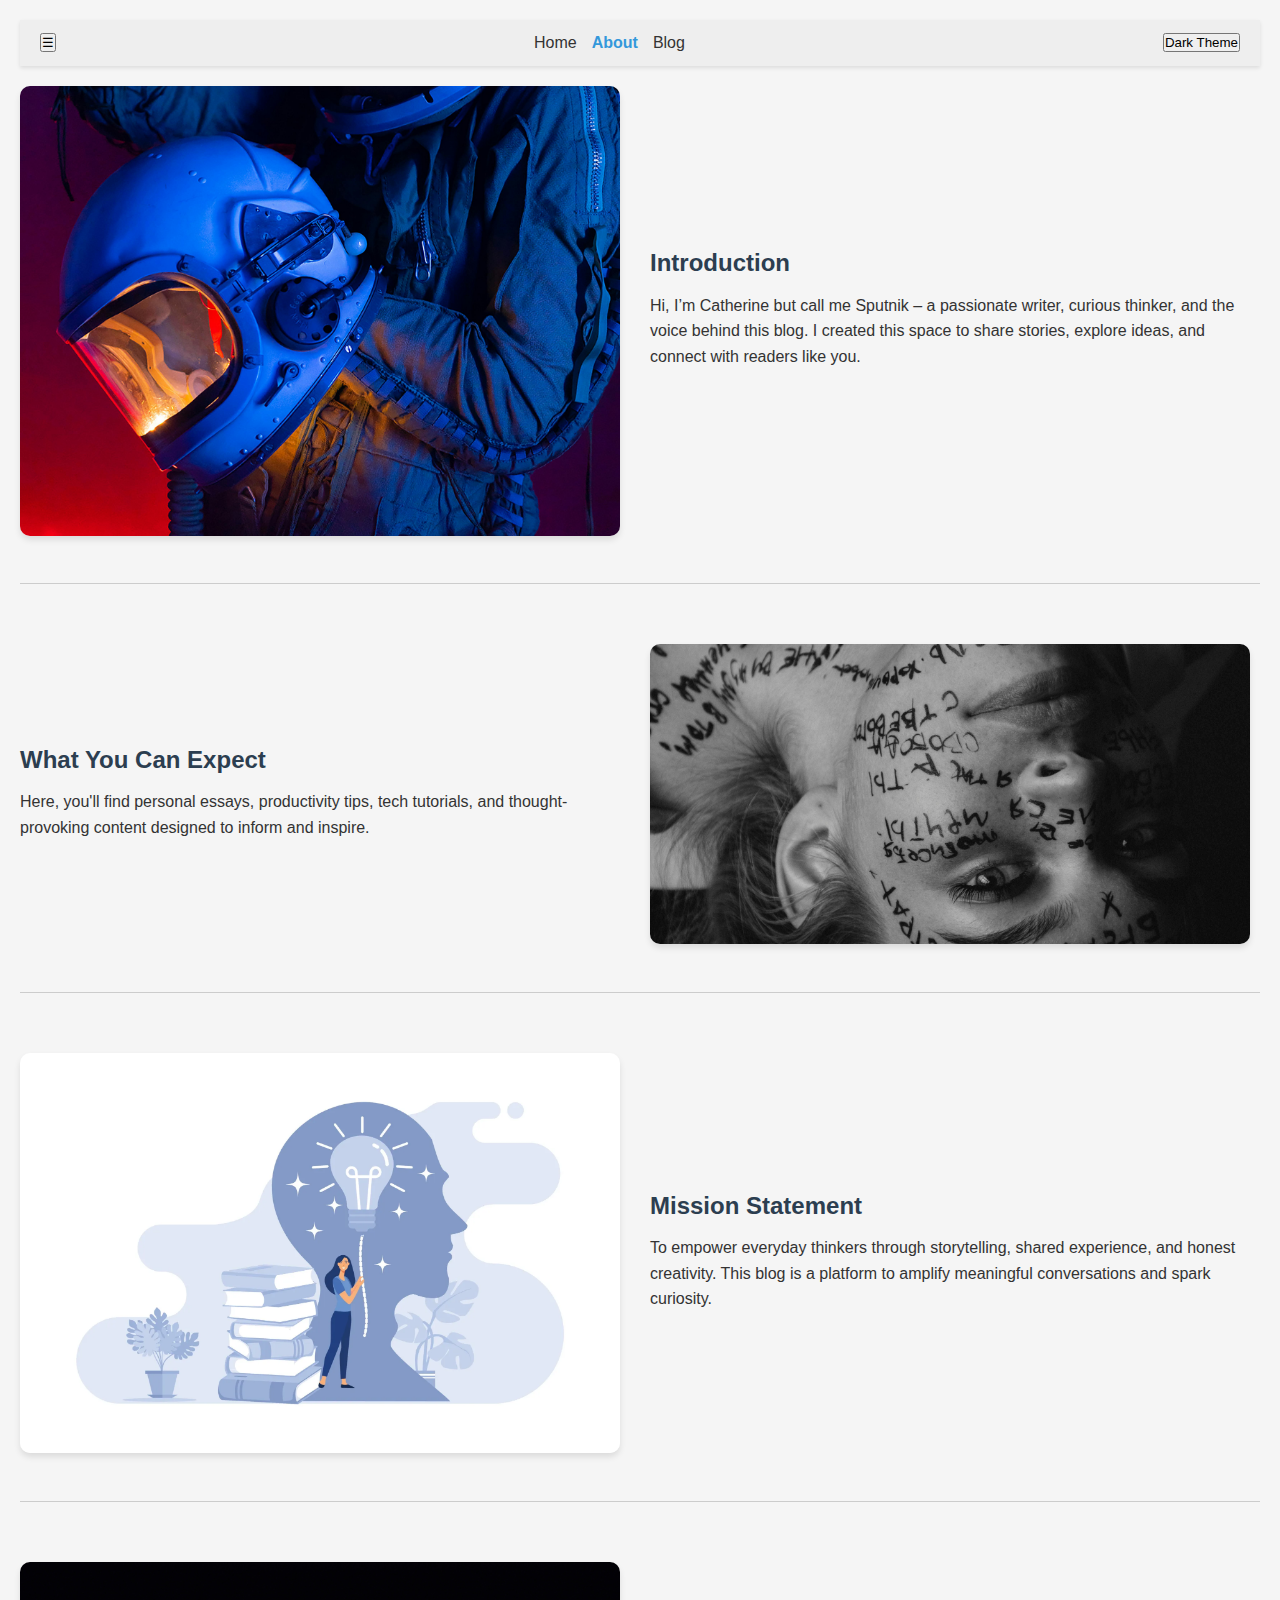
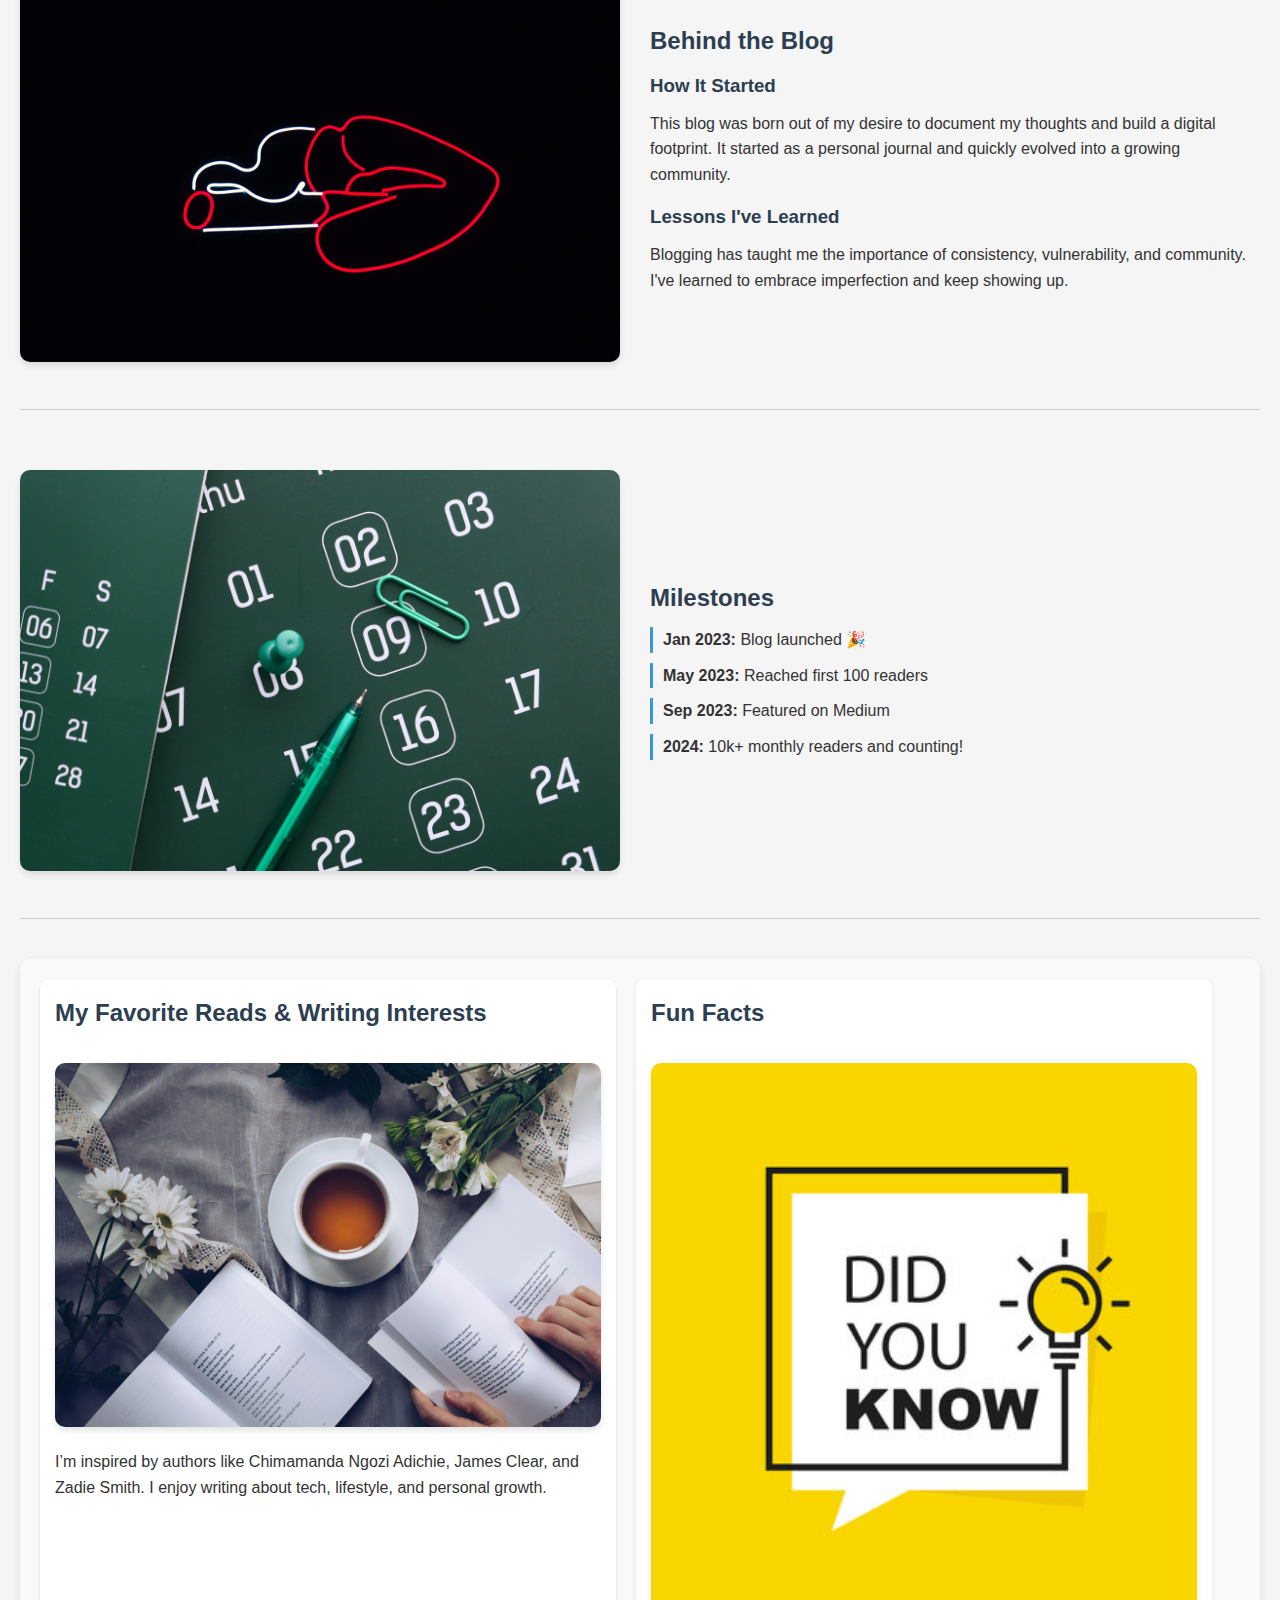
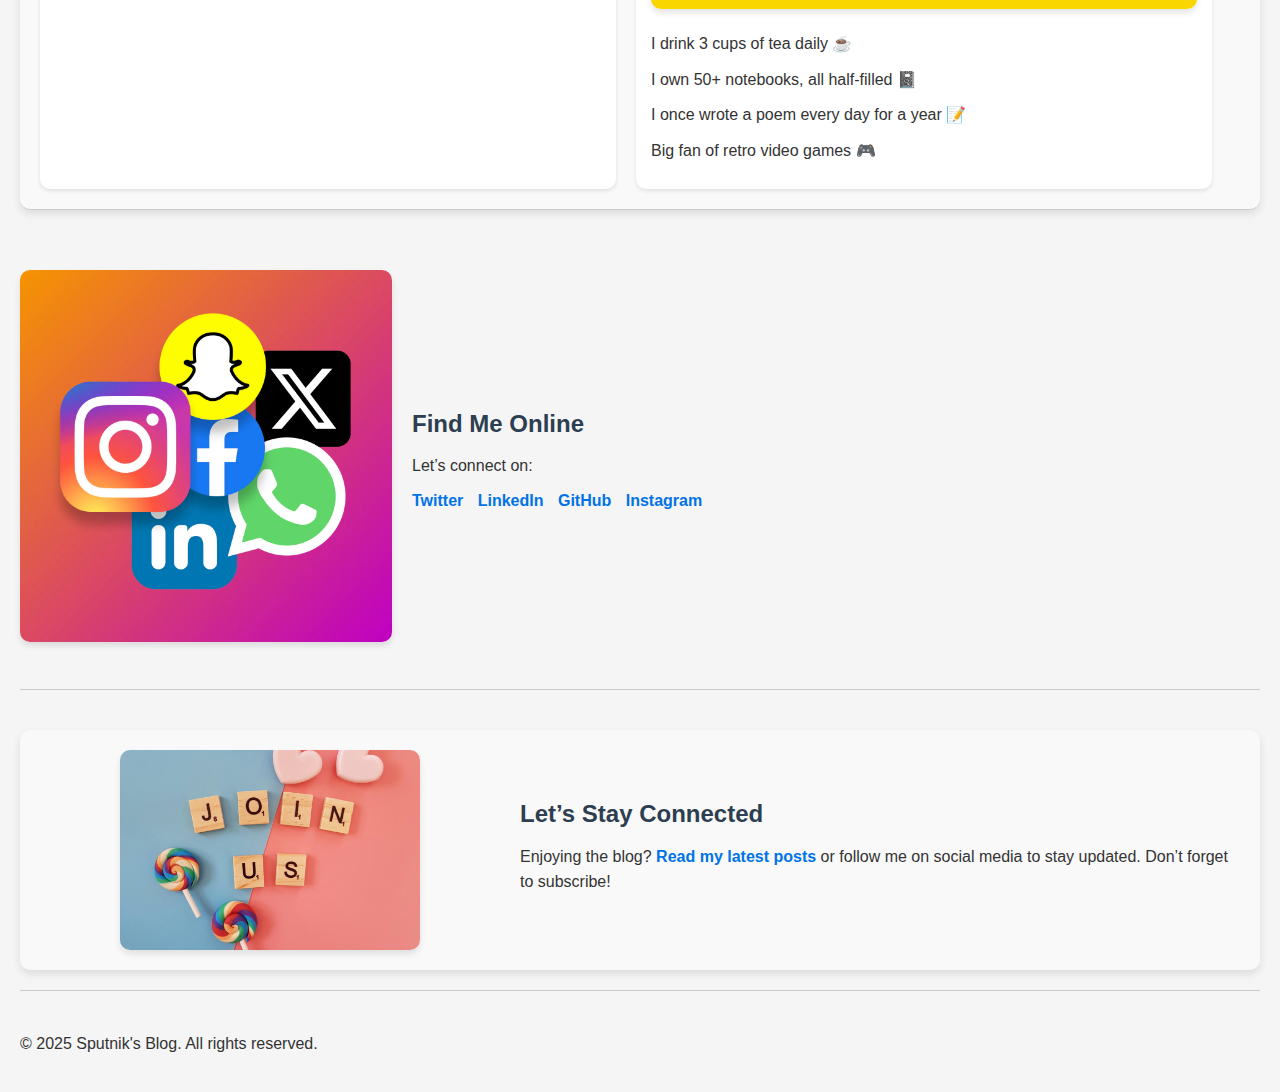
<file: about.html>
<!DOCTYPE html>
<html lang="en">
<head>
  <meta charset="UTF-8" />
  <meta name="viewport" content="width=device-width, initial-scale=1.0" />
  <title>About the Author</title>
  <link rel="stylesheet" href="style.css" />
</head>
<body>
  <header>
    <nav>
      <button id="nav-toggle">☰</button>
      <ul class="nav-links">
        <li><a href="index.html">Home</a></li>
        <li><a href="about.html" class="active">About</a></li>
        <li><a href="blog.html">Blog</a></li>
      </ul>
      <button id="themeBtn">Dark Theme</button>
    </nav>
  </header>

  <!-- Introduction -->
  <section class="intro animate-fadein">
    <div class="intro-container">
      <div class="intro-image">
        <img src="intro.jpg" alt="Introduction Image" class="section-image" />
      </div>
      <div class="intro-content">
        <h2>Introduction</h2>
        <p>Hi, I’m Catherine but call me Sputnik – a passionate writer, curious thinker, and the voice behind this blog. I created this space to share stories, explore ideas, and connect with readers like you.</p>
      </div>
    </div>
  </section>
  
  <!-- What Readers Can Expect -->
  <section class="expectations animate-slidein">
    <div class="expectations-container">
      <div class="expectations-content">
        <h2>What You Can Expect</h2>
        <p>Here, you'll find personal essays, productivity tips, tech tutorials, and thought-provoking content designed to inform and inspire.</p>
      </div>
      <div class="expectations-image">
        <img src="expectation.jpg" alt="Expectations Image" class="section-image" />
      </div>
    </div>
  </section>
  
  <!-- Mission Statement -->
  <section class="mission animate-slidein">
    <div class="mission-container">
      <div class="mission-image">
        <img src="mission.webp" alt="Mission Image" class="section-image" />
      </div>
      <div class="mission-content">
        <h2>Mission Statement</h2>
        <p>To empower everyday thinkers through storytelling, shared experience, and honest creativity. This blog is a platform to amplify meaningful conversations and spark curiosity.</p>
      </div>
    </div>
  </section>
  
  <!-- Behind the Blog -->
  <section class="behind-the-blog animate-fadein">
    <div class="behind-container">
      <div class="behind-image">
        <img src="behind.jpg" alt="Behind the Blog Image" class="section-image" />
      </div>
      <div class="behind-content">
        <h2>Behind the Blog</h2>
        <h3>How It Started</h3>
        <p>This blog was born out of my desire to document my thoughts and build a digital footprint. It started as a personal journal and quickly evolved into a growing community.</p>
        <h3>Lessons I've Learned</h3>
        <p>Blogging has taught me the importance of consistency, vulnerability, and community. I've learned to embrace imperfection and keep showing up.</p>
      </div>
    </div>
  </section>
  
  <!-- Timeline or Milestones -->
  <section class="timeline animate-popin">
    <div class="timeline-container">
      <div class="timeline-image">
        <img src="timeline.jpg" alt="Timeline Image" class="section-image" />
      </div>
      <div class="timeline-content">
        <h2>Milestones</h2>
        <ul class="timeline-list">
          <li><strong>Jan 2023:</strong> Blog launched 🎉</li>
          <li><strong>May 2023:</strong> Reached first 100 readers</li>
          <li><strong>Sep 2023:</strong> Featured on Medium</li>
          <li><strong>2024:</strong> 10k+ monthly readers and counting!</li>
        </ul>
      </div>
    </div>
  </section>

  <section class="books-and-facts animate-slidein">
    <!-- Favorite Books or Writing Interests -->
    <div class="books-container">
      <h2>My Favorite Reads & Writing Interests</h2>
      <img src="books.jpg" alt="Books Image" class="section-image" />
      <p>I’m inspired by authors like Chimamanda Ngozi Adichie, James Clear, and Zadie Smith. I enjoy writing about tech, lifestyle, and personal growth.</p>
    </div>
    <!-- Fun Facts -->
    <div class="fun-facts-container">
      <h2>Fun Facts</h2>
      <img src="fun-fact.jpg" alt="Fun Facts Image" class="section-image" />
      <ul class="fun-facts-list">
        <li>I drink 3 cups of tea daily ☕</li>
        <li>I own 50+ notebooks, all half-filled 📓</li>
        <li>I once wrote a poem every day for a year 📝</li>
        <li>Big fan of retro video games 🎮</li>
      </ul>
    </div>
  </section>
  
  <!-- Social Media Links -->
  <section class="social-links animate-fadein">
    <div class="social-links-container">
      <div class="social-links-image">
        <img src="socials.webp" alt="Social Links Image" class="section-image" />
      </div>
      <div class="social-links-content">
        <h2>Find Me Online</h2>
        <p>Let’s connect on:</p>
        <div class="social-links">
          <a href="https://twitter.com/" target="_blank">Twitter</a>
          <a href="https://www.linkedin.com/" target="_blank">LinkedIn</a>
          <a href="https://github.com/" target="_blank">GitHub</a>
          <a href="https://www.instagram.com/" target="_blank">Instagram</a>
        </div>
      </div>
    </div>
  </section>
  
  <!-- Call to Action -->
  <section class="cta animate-slidein">
    <div class="cta-container">
      <div class="cta-image">
        <img src="cta.jpg" alt="Call to Action Image" class="section-image" />
      </div>
      <div class="cta-content">
        <h2>Let’s Stay Connected</h2>
        <p>Enjoying the blog? <strong><a href="blog.html">Read my latest posts</a></strong> or follow me on social media to stay updated. Don’t forget to subscribe!</p>
      </div>
    </div>
  </section>
  </main>

  <footer class="footer">
    <p>&copy; 2025 Sputnik's Blog. All rights reserved.</p>
  </footer>

  <button id="scrollTop">↑</button>
  <script src="script.js"></script>
</body>
</html>
</file>
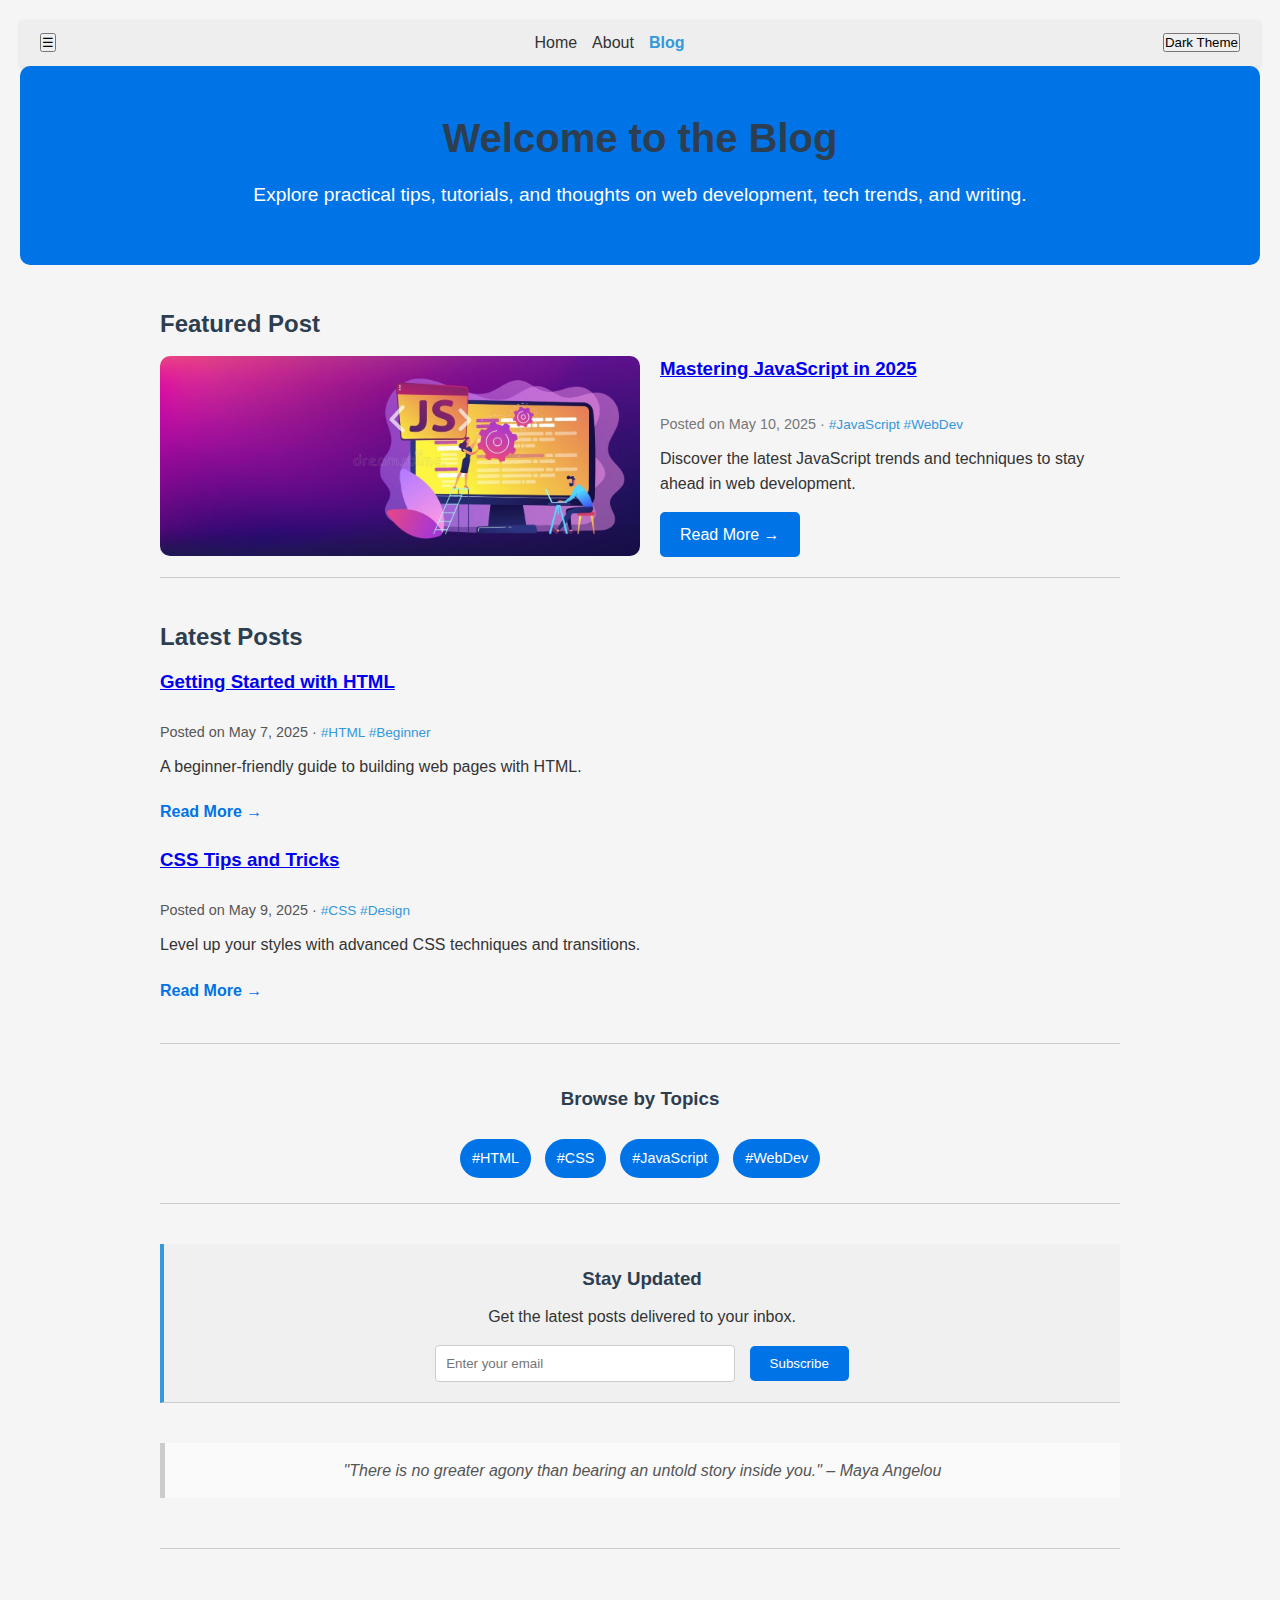
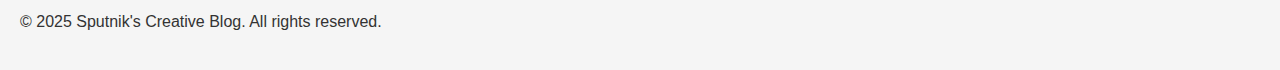
<file: blog.html>
<!DOCTYPE html>
<html lang="en">
<head>
  <meta charset="UTF-8" />
  <meta name="viewport" content="width=device-width, initial-scale=1.0" />
  <title>Blog Posts - My Blog</title>
  <link rel="stylesheet" href="style.css" />
</head>
<body>
  <header>
    <nav>
      <button id="nav-toggle">☰</button>
      <ul class="nav-links">
        <li><a href="index.html">Home</a></li>
        <li><a href="about.html">About</a></li>
        <li><a href="blog.html" class="active">Blog</a></li>
      </ul>
      <button id="themeBtn">Dark Theme</button>
    </nav>
    <div class="hero-banner">
      <h1>Welcome to the Blog</h1>
      <p>Explore practical tips, tutorials, and thoughts on web development, tech trends, and writing.</p>
    </div>
  </header>

  <main class="container">
    <!-- Featured Post Section -->
    <section class="featured-post animate-slidein">
      <h2>Featured Post</h2>
      <div class="featured-post-container">
        <img src="javascript.jpg" alt="Featured Post Image" class="featured-image" />
        <div class="featured-content">
          <h3><a href="post.html">Mastering JavaScript in 2025</a></h3>
          <p class="meta">Posted on May 10, 2025 · <span class="tags">#JavaScript #WebDev</span></p>
          <p>Discover the latest JavaScript trends and techniques to stay ahead in web development.</p>
          <a href="post.html" class="btn">Read More →</a>
        </div>
      </div>
    </section>

    <!-- Blog Posts Section -->
    <section class="blog-posts">
      <h2>Latest Posts</h2>
      <div class="post animate-popin">
        <h3><a href="post.html">Getting Started with HTML</a></h3>
        <p class="meta">Posted on May 7, 2025 · <span class="tags">#HTML #Beginner</span></p>
        <p>A beginner-friendly guide to building web pages with HTML.</p>
        <a href="post.html" class="read-more">Read More →</a>
      </div>

      <div class="post animate-popin">
        <h3><a href="post.html">CSS Tips and Tricks</a></h3>
        <p class="meta">Posted on May 9, 2025 · <span class="tags">#CSS #Design</span></p>
        <p>Level up your styles with advanced CSS techniques and transitions.</p>
        <a href="post.html" class="read-more">Read More →</a>
      </div>
    </section>

    <!-- Tags Section -->
    <section class="tags-section">
      <h3>Browse by Topics</h3>
      <div class="tags">
        <a href="#">#HTML</a>
        <a href="#">#CSS</a>
        <a href="#">#JavaScript</a>
        <a href="#">#WebDev</a>
      </div>
    </section>

    <!-- Subscribe Section -->
    <section class="subscribe">
      <h3>Stay Updated</h3>
      <p>Get the latest posts delivered to your inbox.</p>
      <form>
        <input type="email" placeholder="Enter your email" required />
        <button type="submit">Subscribe</button>
      </form>
    </section>

    <!-- Author Spotlight Section -->
    <section class="author-spotlight">
      <blockquote>"There is no greater agony than bearing an untold story inside you." – Maya Angelou</blockquote>
    </section>
  </main>

  <footer class="footer">
    <p>&copy; 2025 Sputnik's Creative Blog. All rights reserved.</p>
  </footer>

  <button id="scrollTop">↑</button>
  <script src="script.js"></script>
  
</body>
</html>
</file>
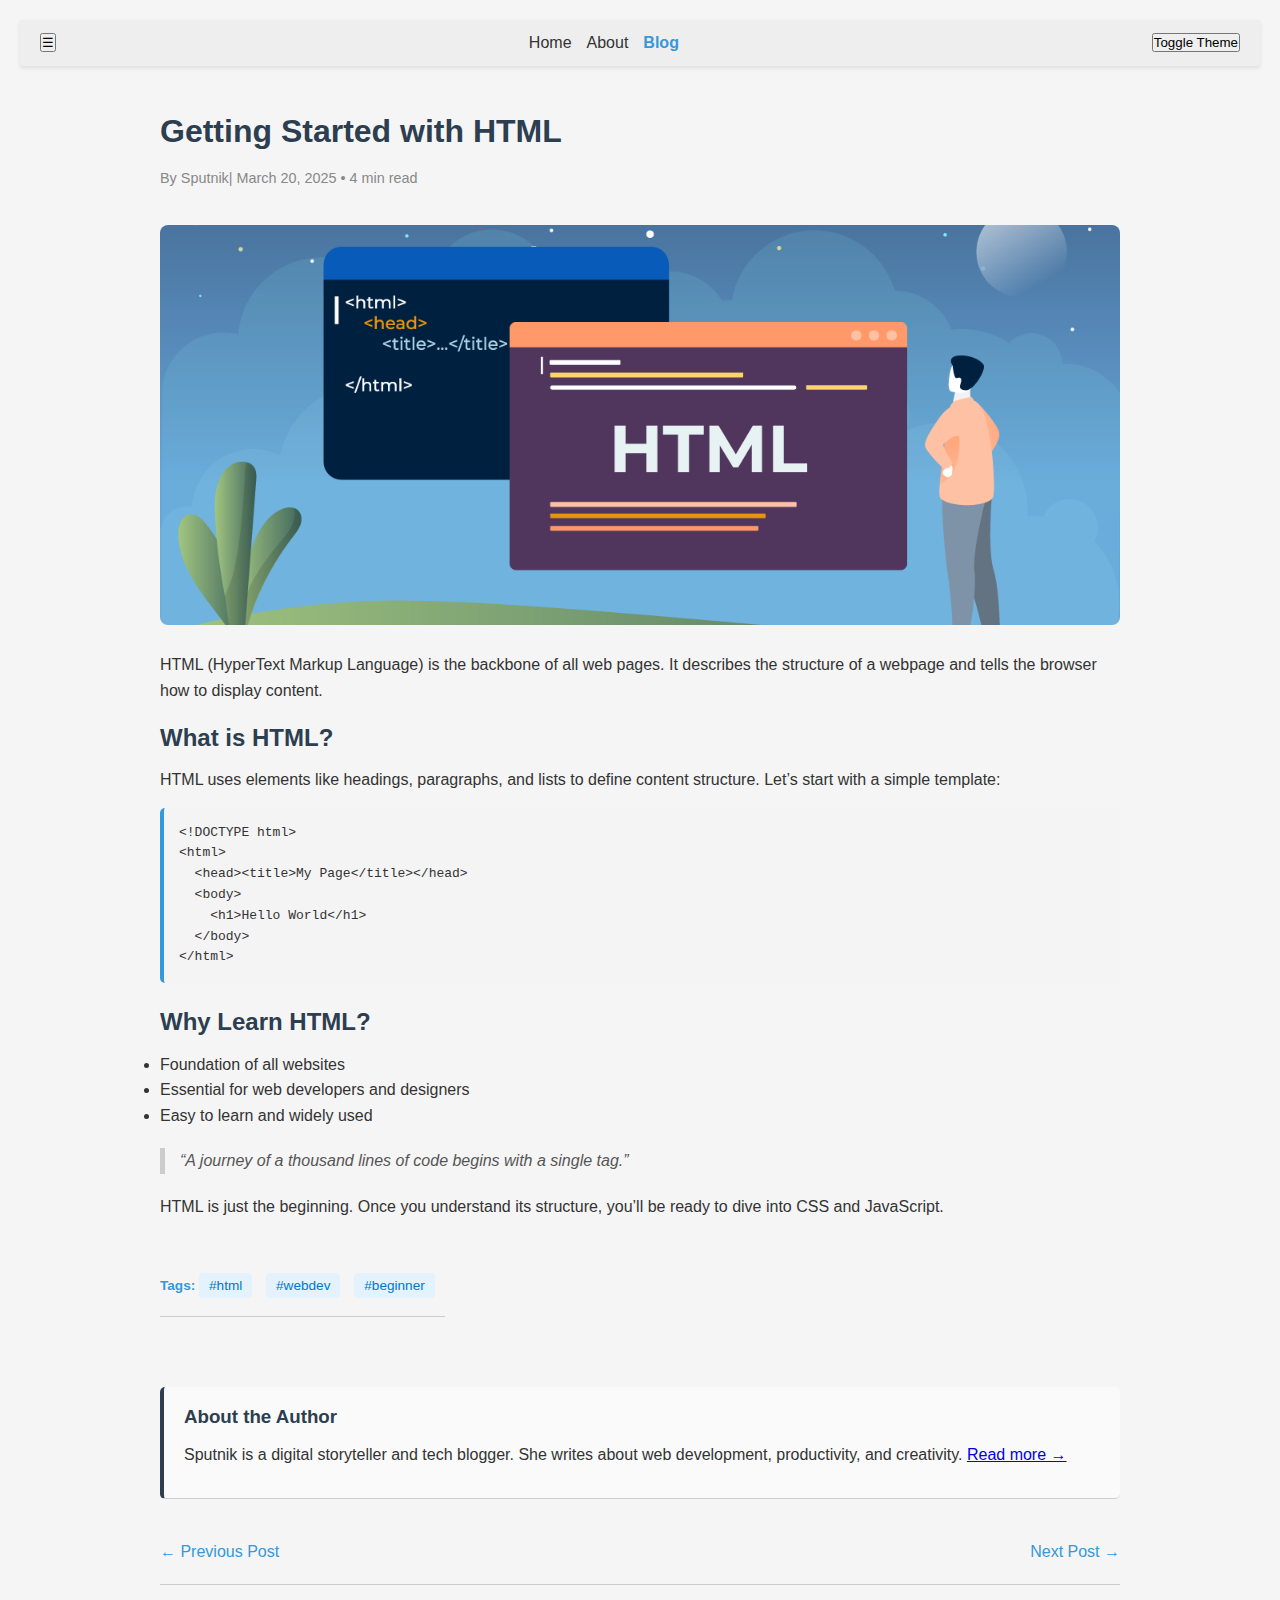
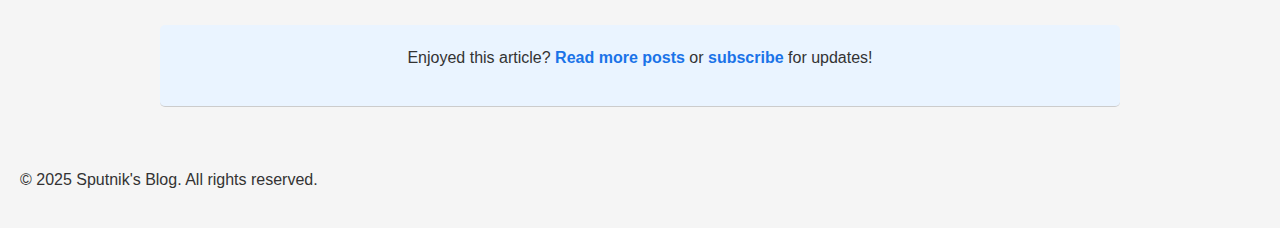
<file: post.html>
<!DOCTYPE html>
<html lang="en">
<head>
  <meta charset="UTF-8" />
  <meta name="viewport" content="width=device-width, initial-scale=1.0" />
  <title>Getting Started with HTML</title>
  <link rel="stylesheet" href="style.css" />
</head>
<body>
  <header>
    <nav>
      <button id="nav-toggle">☰</button>
      <ul class="nav-links">
        <li><a href="index.html">Home</a></li>
        <li><a href="about.html">About</a></li>
        <li><a href="blog.html" class="active">Blog</a></li>
      </ul>
      <button id="themeBtn">Toggle Theme</button>
    </nav>
  </header>

  <main class="container">
    <article class="blog-post">
      <h1>Getting Started with HTML</h1>
      <p class="meta">By Sputnik| March 20, 2025 • 4 min read</p>

      <img src="html.jpg" alt="HTML Basics" class="feature-img" />

      <p>HTML (HyperText Markup Language) is the backbone of all web pages. It describes the structure of a webpage and tells the browser how to display content.</p>

      <h2>What is HTML?</h2>
      <p>HTML uses elements like headings, paragraphs, and lists to define content structure. Let’s start with a simple template:</p>

      <pre><code>&lt;!DOCTYPE html&gt;
&lt;html&gt;
  &lt;head&gt;&lt;title&gt;My Page&lt;/title&gt;&lt;/head&gt;
  &lt;body&gt;
    &lt;h1&gt;Hello World&lt;/h1&gt;
  &lt;/body&gt;
&lt;/html&gt;</code></pre>

      <h2>Why Learn HTML?</h2>
      <ul>
        <li>Foundation of all websites</li>
        <li>Essential for web developers and designers</li>
        <li>Easy to learn and widely used</li>
      </ul>

      <blockquote>“A journey of a thousand lines of code begins with a single tag.”</blockquote>

      <p>HTML is just the beginning. Once you understand its structure, you’ll be ready to dive into CSS and JavaScript.</p>
    </article>

    <section class="tags">
      <strong>Tags:</strong>
      <a href="#">#html</a> <a href="#">#webdev</a> <a href="#">#beginner</a>
    </section>

    <section class="author-bio">
      <h3>About the Author</h3>
      <p>Sputnik is a digital storyteller and tech blogger. She writes about web development, productivity, and creativity. <a href="about.html">Read more →</a></p>
    </section>

    <section class="post-nav">
      <a href="#">← Previous Post</a>
      <a href="#">Next Post →</a>
    </section>

    <section class="call-to-action">
      <p>Enjoyed this article? <a href="blog.html">Read more posts</a> or <a href="#">subscribe</a> for updates!</p>
    </section>
  </main>

  <footer class="footer">
    <p>&copy; 2025 Sputnik's Blog. All rights reserved.</p>
  </footer>

  <button id="scrollTop">↑</button>
  <script src="script.js"></script>
</body>
</html>
</file>
<file: style.css>
/* Reset and global styles */
* {
    margin: 0;
    padding: 0;
    box-sizing: border-box;
  }
  
  body {
    font-family: 'Segoe UI', Tahoma, Geneva, Verdana, sans-serif;
    line-height: 1.6;
    background-color: #f5f5f5;
    color: #333;
    padding: 20px;
    transition: background-color 0.3s, color 0.3s;
  }
  
  /* Dark theme */
  body.dark-theme {
    background-color: #034a52;
    color: #e0e0e0;
  }
  
  body.dark-theme .footer,
  body.dark-theme nav,
  body.dark-theme header {
    background-color: #1e1e1e;
  }
  
body.dark-theme a {
  color: #4dabf7; /* Light blue for links */
}

body.dark-theme a:hover {
  color: #4b4bc1; /* Brighter blue on hover */
}
  .container {
    max-width: 1000px;
    margin: auto;
    padding: 20px;
  }
  
  h1, h2, h3 {
    margin-bottom: 10px;
    color: #2c3e50;
  }
  
  p {
    margin-bottom: 15px;
  }
  
  /* Section Spacing */
  section {
    margin-bottom: 40px;
    padding-bottom: 20px;
    border-bottom: 1px solid #ccc;
  }
  
  /* Timeline */
  .timeline {
    list-style: none;
    padding-left: 0;
  }
  
  .timeline li {
    margin-bottom: 10px;
    padding-left: 10px;
    border-left: 3px solid #3498db;
  }
  
  /* Fun Facts */
  ul.fun-facts {
    list-style: square;
    padding-left: 20px;
  }
  
  /* Quote Block */
  blockquote {
    font-style: italic;
    border-left: 5px solid #ccc;
    padding-left: 15px;
    color: #555;
    margin: 20px 0;
  }
  
/* Navigation Bar */
nav {
    display: flex;
    align-items: center;
    justify-content: space-between;
    background-color: #eee;
    padding: 10px 20px;
    box-shadow: 0 2px 4px rgba(0, 0, 0, 0.1); /* Add subtle shadow for better visibility */
  }
  
  /* Navigation Links */
  .nav-links {
    list-style: none;
    display: flex;
    gap: 15px;
  }
  
  .nav-links a {
    text-decoration: none;
    color: #333;
    font-size: 1rem;
    transition: color 0.3s ease;
  }
  
  .nav-links a:hover {
    color: #0073e6; /* Add hover effect for links */
  }
  
  .nav-links a.active {
    font-weight: bold;
    color: #3498db;
  }
  
  /* Responsive Navigation Menu */
  @media (max-width: 768px) {
    .nav-links {
      display: none; /* Hide navigation links by default */
      flex-direction: column;
      background-color: #f9f9f9;
      position: absolute;
      top: 60px;
      right: 10px;
      padding: 10px;
      border-radius: 5px;
      box-shadow: 0 4px 6px rgba(0, 0, 0, 0.1);
      z-index: 1000; /* Ensure the menu appears above other elements */
    }
  
    .nav-links.active {
      display: flex; /* Show the menu when toggled */
    }
  
    #nav-toggle {
      display: block; /* Show the toggle button */
      cursor: pointer;
      background: none;
      border: none;
      font-size: 1.5rem;
      color: #333;
    }
  
    #nav-toggle:hover {
      color: #0073e6; /* Add hover effect for the toggle button */
    }
  }
  
  /* Scroll to top */
  #scrollTop {
    position: fixed;
    bottom: 30px;
    right: 30px;
    display: none;
    background: #3498db;
    color: white;
    border: none;
    padding: 10px;
    border-radius: 50%;
    cursor: pointer;
  }
  
  /* Animations (simplified) */
  @keyframes fadein {
    from {
      opacity: 0;
    }
    to {
      opacity: 1;
    }
  }
  
  @keyframes slidein {
    from {
      transform: translateY(20px);
      opacity: 0;
    }
    to {
      transform: translateY(0);
      opacity: 1;
    }
  }
  
  @keyframes popin {
    from {
      transform: scale(0.8);
      opacity: 0;
    }
    to {
      transform: scale(1);
      opacity: 1;
    }
  }
  
  @keyframes zoom {
    from {
      transform: scale(1.1);
      opacity: 0;
    }
    to {
      transform: scale(1);
      opacity: 1;
    }
  }
  
  @keyframes bounce {
    0%, 100% {
      transform: translateY(0);
    }
    50% {
      transform: translateY(-10px);
    }
  }
  
  /* Animation Classes */
  .animate-fadein {
    animation: fadein 1s ease-in-out;
  }
  
  .animate-slidein {
    animation: slidein 1s ease-in-out;
  }
  
  .animate-popin {
    animation: popin 0.8s ease-in-out;
  }
  
  .animate-zoom {
    animation: zoom 1s ease-in-out;
  }
  
  .animate-bounce {
    animation: bounce 1.5s infinite;
  }
/* Styling for Quote Cards */
.quote-card {
    background-color: #f9f9f9;
    padding: 20px;
    margin: 10px 0;
    border-radius: 10px;
    box-shadow: 0 4px 6px rgba(0, 0, 0, 0.1);
    text-align: center;
  }
  
  /* Blog Post Page Styles */
.blog-post {
    padding: 20px 0;
  }
  
  .blog-post img.feature-img {
    width: 100%;
    max-height: 400px;
    object-fit: cover;
    margin: 20px 0;
    border-radius: 8px;
  }
  
  .blog-post .meta {
    font-size: 0.9rem;
    color: #888;
    margin-bottom: 15px;
  }
  
  /* Code Blocks */
  pre {
    background-color: #f4f4f4;
    padding: 15px;
    overflow-x: auto;
    border-left: 4px solid #3498db;
    margin-bottom: 20px;
    border-radius: 5px;
  }
  
  code {
    font-family: monospace;
  }
  
  /* Tags Section */
  .tags {
    margin-top: 20px;
  }
  
  .tags a {
    background-color: #e3f2fd;
    color: #0077cc;
    padding: 5px 10px;
    margin-right: 10px;
    text-decoration: none;
    border-radius: 4px;
    font-size: 0.85rem;
  }
  
  .tags a:hover {
    background-color: #d0e7f9;
  }
  
  /* Author Bio */
  .author-bio {
    background-color: #fafafa;
    padding: 15px 20px;
    margin-top: 30px;
    border-left: 4px solid #2c3e50;
    border-radius: 5px;
  }
  
  /* Post Navigation */
  .post-nav {
    display: flex;
    justify-content: space-between;
    margin-top: 40px;
  }
  
  .post-nav a {
    text-decoration: none;
    color: #3498db;
  }
  
  .post-nav a:hover {
    text-decoration: underline;
  }

/* Hero Image Styles */
.hero-img {
  width: 100%;
  max-width: 800px;
  max-height: 400px; /* Restrict the height */
  height: auto;
  margin: 20px auto;
  display: block;
  border-radius: 10px;
  object-fit: cover; /* Ensures the image scales properly within the height */
  box-shadow: 0 4px 8px rgba(0, 0, 0, 0.2);
  transition: transform 0.3s ease, box-shadow 0.3s ease;
}

.hero-img:hover {
  transform: scale(1.05);
  box-shadow: 0 6px 12px rgba(0, 0, 0, 0.3);
}

  /* General styles for section images */
.section-image {
    width: 100%;
    max-width: 600px;
    height: auto;
    margin: 20px 0;
    border-radius: 10px;
    box-shadow: 0 4px 6px rgba(0, 0, 0, 0.1);
  }
  
  /* Call to Action */
  .call-to-action {
    margin-top: 40px;
    padding: 20px;
    background-color: #eaf4ff;
    border-radius: 5px;
    text-align: center;
  }
  
  .call-to-action a {
    font-weight: bold;
    color: #1a73e8;
    text-decoration: none;
  }
  
  .call-to-action a:hover {
    text-decoration: underline;
  }

  /* Blog Meta & Tags */
.meta {
    font-size: 0.9rem;
    color: #777;
    margin-bottom: 10px;
  }
  
  .tags {
    display: inline-block;
    font-size: 0.85rem;
    color: #3498db;
  }
  
  /* Read More Links */
  .read-more {
    display: inline-block;
    color: #2c3e50;
    text-decoration: none;
    font-weight: bold;
    margin-top: 5px;
  }
  
  .read-more:hover {
    text-decoration: underline;
  }
  
  /* Tags Section */
  .tags-section {
    margin-top: 40px;
  }
  
  .tags-section .tags {
    margin-top: 10px;
  }
  
  .tags-section .tags a {
    display: inline-block;
    margin: 5px;
    padding: 6px 12px;
    background-color: #eee;
    border-radius: 20px;
    text-decoration: none;
    color: #2c3e50;
    font-size: 0.85rem;
  }
  
  .tags-section .tags a:hover {
    background-color: #dcdcdc;
  }
  
  /* Subscribe Section */
  .subscribe {
    margin-top: 40px;
    background-color: #f0f0f0;
    padding: 20px;
    border-left: 4px solid #3498db;
  }
  
  .subscribe input[type="email"] {
    padding: 10px;
    width: 60%;
    max-width: 300px;
    border: 1px solid #ccc;
    margin-right: 10px;
    border-radius: 4px;
  }
  
  .subscribe button {
    padding: 10px 20px;
    background-color: #3498db;
    color: #fff;
    border: none;
    border-radius: 4px;
    cursor: pointer;
  }
  
  .subscribe button:hover {
    background-color: #2980b9;
  }
  
  /* Author Spotlight */
  .author-spotlight blockquote {
    font-style: italic;
    border-left: 5px solid #ccc;
    padding-left: 15px;
    color: #555;
    margin: 30px 0;
    background: #fafafa;
    padding: 15px;
  }
  
  /* Introduction Section Styles */
.intro-container {
    display: flex;
    flex-wrap: wrap; /* Ensures responsiveness on smaller screens */
    align-items: center;
    gap: 20px; /* Space between the image and content */
  }
  
  .intro-image {
    flex: 1; /* Image takes up one part of the available space */
    max-width: 50%; /* Restrict the image width to 50% of the container */
  }
  
  .intro-image img {
    width: 100%; /* Ensure the image fits within its container */
    height: auto;
    border-radius: 10px;
  }
  
  .intro-content {
    flex: 1; /* Content takes up one part of the available space */
    max-width: 50%; /* Restrict the content width to 50% of the container */
  }
  
  @media (max-width: 768px) {
    .intro-container {
      flex-direction: column; /* Stack image and content vertically on smaller screens */
    }
  
    .intro-image,
    .intro-content {
      max-width: 100%; /* Allow full width for both image and content */
    }
  }

  /* Expectations Section Styles */
  .expectations-container {
    display: flex;
    flex-wrap: wrap; /* Ensures responsiveness on smaller screens */
    align-items: center;
    gap: 20px; /* Space between the content and image */
  }
  
  .expectations-content {
    flex: 1; /* Content takes up one part of the available space */
    max-width: 50%; /* Restrict the content width to 50% of the container */
  }
  
  .expectations-image {
    flex: 1; /* Image takes up one part of the available space */
    max-width: 50%; /* Restrict the image width to 50% of the container */
  }
  
  .expectations-image img {
    width: 100%; /* Ensure the image fits within its container */
    max-height: 300px; /* Restrict the height to make it visually balanced */
    height: auto;
    border-radius: 10px;
    object-fit: cover; /* Ensures the image scales properly within the height */
  }
  
  @media (max-width: 768px) {
    .expectations-container {
      flex-direction: column; /* Stack content and image vertically on smaller screens */
    }
  
    .expectations-content,
    .expectations-image {
      max-width: 100%; /* Allow full width for both content and image */
    }
  }

  /* Mission Section Styles */
.mission-container {
    display: flex;
    flex-wrap: wrap; /* Ensures responsiveness on smaller screens */
    align-items: center;
    gap: 20px; /* Space between the image and content */
  }
  
  .mission-image {
    flex: 1; /* Image takes up one part of the available space */
    max-width: 50%; /* Restrict the image width to 50% of the container */
  }
  
  .mission-image img {
    width: 100%; /* Ensure the image fits within its container */
    height: auto;
    border-radius: 10px;
    object-fit: cover; /* Ensures the image scales properly */
  }
  
  .mission-content {
    flex: 1; /* Content takes up one part of the available space */
    max-width: 50%; /* Restrict the content width to 50% of the container */
  }
  
  @media (max-width: 768px) {
    .mission-container {
      flex-direction: column; /* Stack image and content vertically on smaller screens */
    }
  
    .mission-image,
    .mission-content {
      max-width: 100%; /* Allow full width for both image and content */
    }
  }

  /* Behind the Blog Section Styles */
.behind-container {
    display: flex;
    flex-wrap: wrap; /* Ensures responsiveness on smaller screens */
    align-items: center;
    gap: 20px; /* Space between the image and content */
  }
  
  .behind-image {
    flex: 1; /* Image takes up one part of the available space */
    max-width: 50%; /* Restrict the image width to 50% of the container */
  }
  
  .behind-image img {
    width: 100%; /* Ensure the image fits within its container */
    height: auto;
    border-radius: 10px;
    object-fit: cover; /* Ensures the image scales properly */
  }
  
  .behind-content {
    flex: 1; /* Content takes up one part of the available space */
    max-width: 50%; /* Restrict the content width to 50% of the container */
  }
  
  @media (max-width: 768px) {
    .behind-container {
      flex-direction: column; /* Stack image and content vertically on smaller screens */
    }
  
    .behind-image,
    .behind-content {
      max-width: 100%; /* Allow full width for both image and content */
    }
  }

  /* Timeline Section Styles */
.timeline-container {
    display: flex;
    flex-wrap: wrap; /* Ensures responsiveness on smaller screens */
    align-items: center;
    gap: 20px; /* Space between the image and content */
  }
  
  .timeline-image {
    flex: 1; /* Image takes up one part of the available space */
    max-width: 50%; /* Restrict the image width to 50% of the container */
  }
  
  .timeline-image img {
    width: 100%; /* Ensure the image fits within its container */
    height: auto;
    border-radius: 10px;
    object-fit: cover; /* Ensures the image scales properly */
  }
  
  .timeline-content {
    flex: 1; /* Content takes up one part of the available space */
    max-width: 50%; /* Restrict the content width to 50% of the container */
  }
  
  .timeline-list {
    list-style: none; /* Remove default list styling */
    padding: 0;
  }
  
  .timeline-list li {
    margin-bottom: 10px; /* Add spacing between milestones */
    font-size: 1rem;
  }
  
  @media (max-width: 768px) {
    .timeline-container {
      flex-direction: column; /* Stack image and content vertically on smaller screens */
    }
  
    .timeline-image,
    .timeline-content {
      max-width: 100%; /* Allow full width for both image and content */
    }
  }

  /* Combined Books and Fun Facts Section */
.books-and-facts {
    display: flex;
    flex-wrap: wrap; /* Ensures responsiveness on smaller screens */
    gap: 20px; /* Space between the two containers */
    padding: 20px;
    background-color: #f9f9f9; /* Light background for distinction */
    border-radius: 10px;
    box-shadow: 0 4px 8px rgba(0, 0, 0, 0.1); /* Subtle shadow for the section */
  }
  
  .books-container,
  .fun-facts-container {
    flex: 1; /* Each container takes up equal space */
    max-width: 48%; /* Restrict width to ensure spacing */
    background-color: #ffffff; /* White background for individual boxes */
    padding: 15px;
    border-radius: 10px;
    box-shadow: 0 2px 4px rgba(0, 0, 0, 0.1); /* Subtle shadow for individual boxes */
  }
  
  .books-container img,
  .fun-facts-container img {
    width: 100%; /* Ensure images fit within their containers */
    height: auto;
    border-radius: 10px;
    margin-bottom: 15px;
  }
  
  .fun-facts-list {
    list-style: none; /* Remove default list styling */
    padding: 0;
  }
  
  .fun-facts-list li {
    margin-bottom: 10px; /* Add spacing between fun facts */
    font-size: 1rem;
  }
  
  @media (max-width: 768px) {
    .books-and-facts {
      flex-direction: column; /* Stack the containers vertically on smaller screens */
    }
  
    .books-container,
    .fun-facts-container {
      max-width: 100%; /* Allow full width for both containers */
    }
  }

  /* Social Links Section Styles */
.social-links-container {
    display: flex;
    flex-wrap: wrap; /* Ensures responsiveness on smaller screens */
    align-items: center;
    gap: 20px; /* Space between the image and content */
  }
  
  .social-links-image {
    flex: 1; /* Image takes up one part of the available space */
    max-width: 30%; /* Restrict the image width to 30% of the container */
  }
  
  .social-links-image img {
    width: 100%; /* Ensure the image fits within its container */
    height: auto;
    border-radius: 10px;
    object-fit: cover; /* Ensures the image scales properly */
  }
  
  .social-links-content {
    flex: 2; /* Content takes up two parts of the available space */
    max-width: 70%; /* Restrict the content width to 70% of the container */
  }
  
  .social-links-content h2 {
    margin-bottom: 10px;
  }
  
  .social-links-content p {
    margin-bottom: 10px;
  }
  
  .social-links a {
    display: inline-block;
    margin-right: 10px;
    text-decoration: none;
    color: #0073e6;
    font-weight: bold;
  }
  
  .social-links a:hover {
    text-decoration: underline;
  }
  
  @media (max-width: 768px) {
    .social-links-container {
      flex-direction: column; /* Stack image and content vertically on smaller screens */
    }
  
    .social-links-image,
    .social-links-content {
      max-width: 100%; /* Allow full width for both image and content */
    }
  }

  /* Call to Action Section Styles */
.cta-container {
    display: flex;
    flex-wrap: wrap; /* Ensures responsiveness on smaller screens */
    align-items: center;
    gap: 20px; /* Space between the image and content */
    padding: 20px;
    background-color: #f9f9f9; /* Light background for distinction */
    border-radius: 10px;
    box-shadow: 0 4px 8px rgba(0, 0, 0, 0.1); /* Subtle shadow for the section */
  }
  
  .cta-image {
    flex: 1; /* Image takes up one part of the available space */
    max-width: 40%; /* Restrict the image width to 40% of the container */
  }
  
/* Call to Action Section Styles */
.cta-image img {
    width: 100%; /* Ensure the image fits within its container */
    max-width: 300px; /* Restrict the maximum width of the image */
    max-height: 200px; /* Restrict the maximum height of the image */
    height: auto; /* Maintain aspect ratio */
    border-radius: 10px; /* Add rounded corners */
    object-fit: cover; /* Ensure the image scales properly */
    margin: 0 auto; /* Center the image horizontally */
    display: block;
  }
  
  .cta-content {
    flex: 2; /* Content takes up two parts of the available space */
    max-width: 60%; /* Restrict the content width to 60% of the container */
  }
  
  .cta-content h2 {
    margin-bottom: 10px;
  }
  
  .cta-content p {
    margin-bottom: 10px;
    font-size: 1rem;
  }
  
  .cta-content a {
    color: #0073e6;
    text-decoration: none;
    font-weight: bold;
  }
  
  .cta-content a:hover {
    text-decoration: underline;
  }
  
  @media (max-width: 768px) {
    .cta-container {
      flex-direction: column; /* Stack image and content vertically on smaller screens */
    }
  
    .cta-image,
    .cta-content {
      max-width: 100%; /* Allow full width for both image and content */
    }
  }

  /* Hero Banner */
.hero-banner {
    text-align: center;
    padding: 40px 20px;
    background-color: #0073e6;
    color: #ffffff;
    border-radius: 10px;
    margin-bottom: 20px;
  }
  
  .hero-banner h1 {
    font-size: 2.5rem;
    margin-bottom: 10px;
  }
  
  .hero-banner p {
    font-size: 1.2rem;
  }
  
  /* Featured Post */
  .featured-post {
    margin-bottom: 40px;
  }
  
  .featured-post-container {
    display: flex;
    flex-wrap: wrap;
    gap: 20px;
    align-items: center;
  }
  
  .featured-image {
    flex: 1;
    max-width: 50%;
    border-radius: 10px;
    object-fit: cover;
  }
  
  .featured-content {
    flex: 1;
  }
  
  .featured-content h3 {
    margin-bottom: 10px;
  }
  
  .featured-content .btn {
    display: inline-block;
    padding: 10px 20px;
    background-color: #0073e6;
    color: #ffffff;
    text-decoration: none;
    border-radius: 5px;
    transition: background-color 0.3s ease;
  }
  
  .featured-content .btn:hover {
    background-color: #005bb5;
  }
  
  /* Blog Posts */
  .blog-posts .post {
    margin-bottom: 20px;
  }
  
  .blog-posts .post h3 {
    margin-bottom: 5px;
  }
  
  .blog-posts .post .meta {
    font-size: 0.9rem;
    color: #555;
    margin-bottom: 10px;
  }
  
  .blog-posts .post .read-more {
    color: #0073e6;
    text-decoration: none;
    font-weight: bold;
  }
  
  .blog-posts .post .read-more:hover {
    text-decoration: underline;
  }
  
  /* Tags Section */
  .tags-section {
    text-align: center;
    margin-bottom: 40px;
  }
  
  .tags-section .tags a {
    display: inline-block;
    margin: 5px;
    padding: 8px 12px;
    background-color: #0073e6;
    color: #ffffff;
    border-radius: 20px;
    text-decoration: none;
    font-size: 0.9rem;
  }
  
  .tags-section .tags a:hover {
    background-color: #005bb5;
  }
  
  /* Subscribe Section */
  .subscribe {
    text-align: center;
    margin-bottom: 40px;
  }
  
  .subscribe form {
    margin-top: 10px;
  }
  
  .subscribe input {
    padding: 10px;
    width: 250px;
    border: 1px solid #ccc;
    border-radius: 5px;
    margin-right: 10px;
  }
  
  .subscribe button {
    padding: 10px 20px;
    background-color: #0073e6;
    color: #ffffff;
    border: none;
    border-radius: 5px;
    cursor: pointer;
  }
  
  .subscribe button:hover {
    background-color: #005bb5;
  }
  
  /* Author Spotlight */
  .author-spotlight {
    text-align: center;
    font-style: italic;
    margin-bottom: 40px;
  }
</file>
